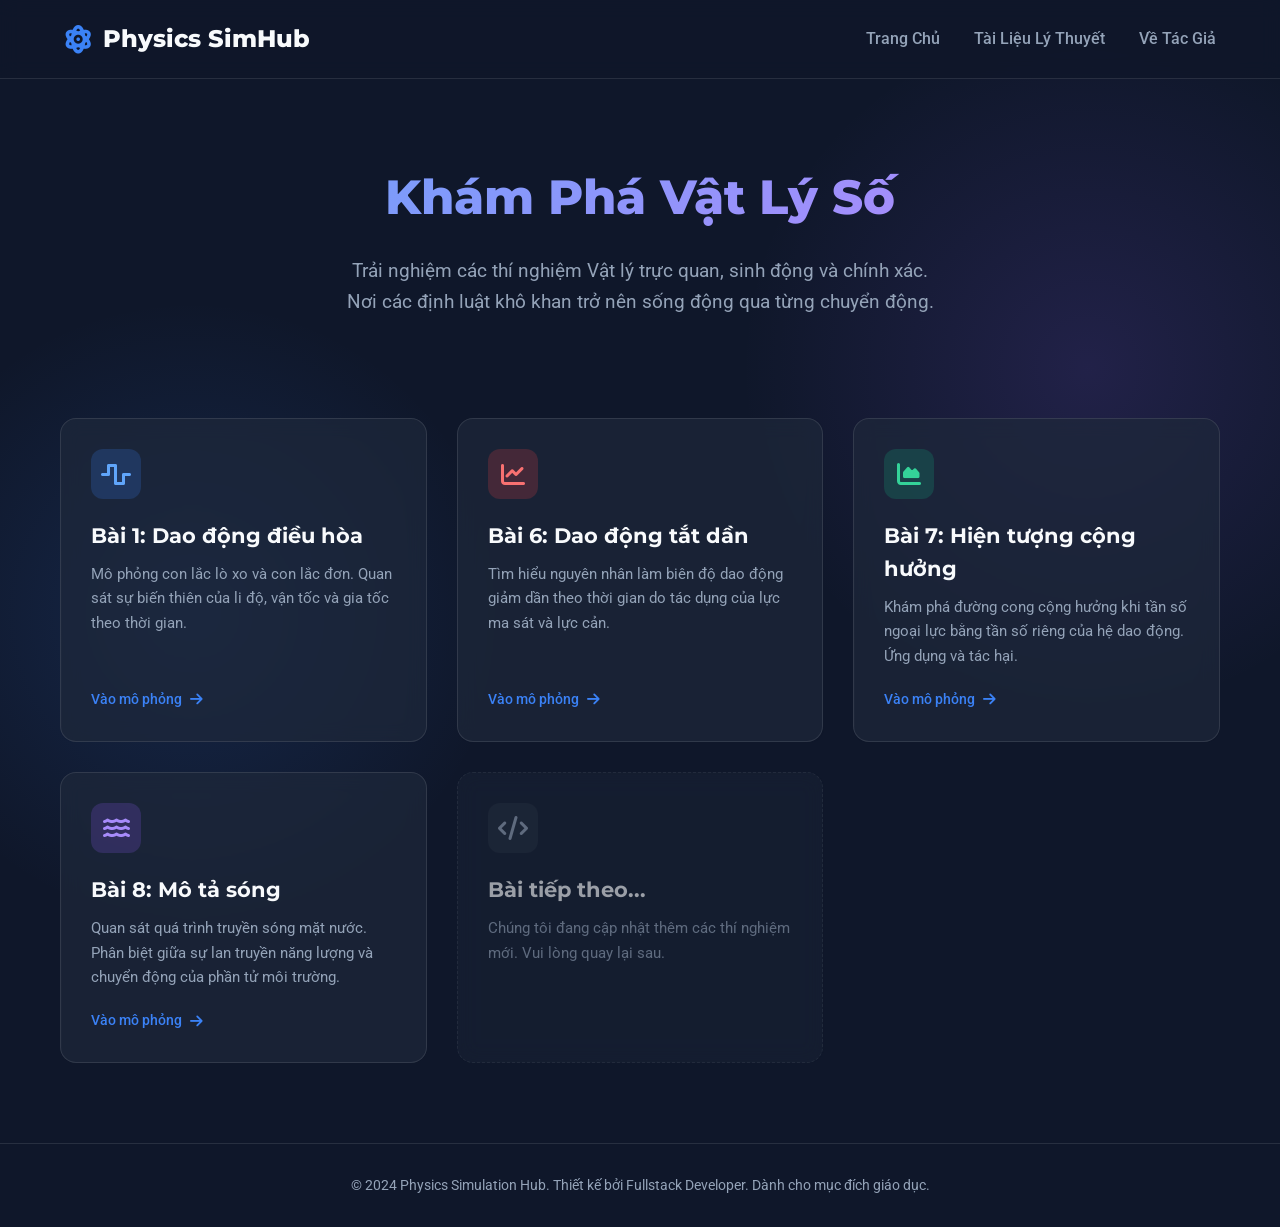
<file: index.html>
<!doctype html>
<html lang="vi">
  <head>
    <meta charset="UTF-8" />
    <meta name="viewport" content="width=device-width, initial-scale=1.0" />
    <title>Physics Simulation Hub - Kho Tàng Mô Phỏng Vật Lý</title>

    <!-- Nhúng Font chữ Google (Roboto và Montserrat) -->
    <link rel="preconnect" href="https://fonts.googleapis.com" />
    <link rel="preconnect" href="https://fonts.gstatic.com" crossorigin />
    <link
      href="https://fonts.googleapis.com/css2?family=Montserrat:wght@600;800&family=Roboto:wght@300;400;500&display=swap"
      rel="stylesheet"
    />

    <!-- Nhúng FontAwesome để lấy Icon -->
    <link
      rel="stylesheet"
      href="https://cdnjs.cloudflare.com/ajax/libs/font-awesome/6.4.0/css/all.min.css"
    />

    <style>
      /* =========================================
           BIẾN CSS & RESET CƠ BẢN
           ========================================= */
      :root {
        --bg-dark: #0f172a;
        --bg-card: rgba(30, 41, 59, 0.7);
        --text-main: #f8fafc;
        --text-muted: #94a3b8;
        --primary: #3b82f6;
        --primary-hover: #2563eb;
        --accent: #8b5cf6;
        --border-color: rgba(255, 255, 255, 0.1);
      }

      * {
        margin: 0;
        padding: 0;
        box-sizing: border-box;
      }

      body {
        font-family: "Roboto", sans-serif;
        background-color: var(--bg-dark);
        color: var(--text-main);
        line-height: 1.6;
        /* Tạo hiệu ứng nền lưới mờ ảo */
        background-image:
          radial-gradient(
            circle at 15% 50%,
            rgba(59, 130, 246, 0.15),
            transparent 25%
          ),
          radial-gradient(
            circle at 85% 30%,
            rgba(139, 92, 246, 0.15),
            transparent 25%
          );
        min-height: 100vh;
      }

      /* =========================================
           NAVBAR (THANH ĐIỀU HƯỚNG)
           ========================================= */
      nav {
        display: flex;
        justify-content: space-between;
        align-items: center;
        padding: 20px 5%;
        background: rgba(15, 23, 42, 0.8);
        backdrop-filter: blur(10px);
        position: sticky;
        top: 0;
        z-index: 100;
        border-bottom: 1px solid var(--border-color);
      }

      .logo {
        font-family: "Montserrat", sans-serif;
        font-size: 1.5rem;
        font-weight: 800;
        display: flex;
        align-items: center;
        gap: 10px;
        color: var(--text-main);
        text-decoration: none;
      }

      .logo i {
        color: var(--primary);
        font-size: 1.8rem;
      }

      .nav-links a {
        color: var(--text-muted);
        text-decoration: none;
        margin-left: 30px;
        font-weight: 500;
        transition: color 0.3s;
      }

      .nav-links a:hover {
        color: var(--primary);
      }

      /* =========================================
           HERO SECTION (PHẦN GIỚI THIỆU ĐẦU TRANG)
           ========================================= */
      header {
        text-align: center;
        padding: 80px 20px 60px;
      }

      header h1 {
        font-family: "Montserrat", sans-serif;
        font-size: 3rem;
        font-weight: 800;
        margin-bottom: 20px;
        background: linear-gradient(135deg, #60a5fa, #c084fc);
        -webkit-background-clip: text;
        -webkit-text-fill-color: transparent;
      }

      header p {
        font-size: 1.2rem;
        color: var(--text-muted);
        max-width: 600px;
        margin: 0 auto;
      }

      /* =========================================
           GRID LAYOUT (BỐ CỤC LƯỚI CÁC BÀI HỌC)
           ========================================= */
      .container {
        max-width: 1200px;
        margin: 0 auto;
        padding: 0 20px 80px;
      }

      .grid {
        display: grid;
        grid-template-columns: repeat(auto-fill, minmax(300px, 1fr));
        gap: 30px;
        margin-top: 40px;
      }

      /* =========================================
           CARD (THẺ BÀI HỌC)
           ========================================= */
      .card {
        background: var(--bg-card);
        border: 1px solid var(--border-color);
        border-radius: 16px;
        padding: 30px;
        display: flex;
        flex-direction: column;
        text-decoration: none;
        color: inherit;
        transition: all 0.3s ease;
        position: relative;
        overflow: hidden;
        backdrop-filter: blur(10px);
      }

      /* Hiệu ứng viền sáng khi hover */
      .card::before {
        content: "";
        position: absolute;
        top: 0;
        left: 0;
        width: 100%;
        height: 100%;
        background: linear-gradient(
          45deg,
          transparent,
          rgba(255, 255, 255, 0.05),
          transparent
        );
        transform: translateX(-100%);
        transition: transform 0.5s;
      }

      .card:hover {
        transform: translateY(-5px);
        border-color: rgba(59, 130, 246, 0.5);
        box-shadow:
          0 10px 30px rgba(0, 0, 0, 0.5),
          0 0 20px rgba(59, 130, 246, 0.1);
      }

      .card:hover::before {
        transform: translateX(100%);
      }

      .card-icon {
        width: 50px;
        height: 50px;
        border-radius: 12px;
        display: flex;
        align-items: center;
        justify-content: center;
        font-size: 1.5rem;
        margin-bottom: 20px;
      }

      /* Màu sắc riêng cho từng icon bài học */
      .icon-b1 {
        background: rgba(59, 130, 246, 0.2);
        color: #60a5fa;
      }
      .icon-b6 {
        background: rgba(239, 68, 68, 0.2);
        color: #f87171;
      }
      .icon-b7 {
        background: rgba(16, 185, 129, 0.2);
        color: #34d399;
      }
      .icon-b8 {
        background: rgba(139, 92, 246, 0.2);
        color: #a78bfa;
      }

      .card h3 {
        font-family: "Montserrat", sans-serif;
        font-size: 1.3rem;
        margin-bottom: 10px;
      }

      .card p {
        color: var(--text-muted);
        font-size: 0.95rem;
        margin-bottom: 20px;
        flex-grow: 1; /* Đẩy nút xuống đáy */
      }

      .card-btn {
        display: inline-flex;
        align-items: center;
        gap: 8px;
        color: var(--primary);
        font-weight: 500;
        font-size: 0.9rem;
        margin-top: auto;
      }

      .card-btn i {
        transition: transform 0.3s;
      }

      .card:hover .card-btn i {
        transform: translateX(5px);
      }

      /* =========================================
           FOOTER
           ========================================= */
      footer {
        text-align: center;
        padding: 30px;
        color: var(--text-muted);
        border-top: 1px solid var(--border-color);
        font-size: 0.9rem;
      }

      /* Responsive cho điện thoại */
      @media (max-width: 768px) {
        header h1 {
          font-size: 2rem;
        }
        .nav-links {
          display: none;
        } /* Ẩn menu trên mobile để đơn giản hóa */
      }
    </style>
  </head>
  <body>
    <!-- THANH ĐIỀU HƯỚNG -->
    <nav>
      <a href="index.html" class="logo">
        <i class="fa-solid fa-atom"></i>
        Physics SimHub
      </a>
      <div class="nav-links">
        <a href="#">Trang Chủ</a>
        <a href="#">Tài Liệu Lý Thuyết</a>
        <a href="#">Về Tác Giả</a>
      </div>
    </nav>

    <!-- PHẦN GIỚI THIỆU -->
    <header>
      <h1>Khám Phá Vật Lý Số</h1>
      <p>
        Trải nghiệm các thí nghiệm Vật lý trực quan, sinh động và chính xác. Nơi
        các định luật khô khan trở nên sống động qua từng chuyển động.
      </p>
    </header>

    <!-- KHU VỰC CHỨA CÁC BÀI HỌC -->
    <div class="container">
      <div class="grid">
        <!-- Bài 1 -->
        <a href="./simulations/bai1.html" class="card">
          <div class="card-icon icon-b1">
            <i class="fa-solid fa-wave-square"></i>
          </div>
          <h3>Bài 1: Dao động điều hòa</h3>
          <p>
            Mô phỏng con lắc lò xo và con lắc đơn. Quan sát sự biến thiên của li
            độ, vận tốc và gia tốc theo thời gian.
          </p>
          <div class="card-btn">
            Vào mô phỏng <i class="fa-solid fa-arrow-right"></i>
          </div>
        </a>

        <!-- Bài 6 -->
        <a href="./simulations/bai6.html" class="card">
          <div class="card-icon icon-b6">
            <i class="fa-solid fa-chart-line"></i>
          </div>
          <h3>Bài 6: Dao động tắt dần</h3>
          <p>
            Tìm hiểu nguyên nhân làm biên độ dao động giảm dần theo thời gian do
            tác dụng của lực ma sát và lực cản.
          </p>
          <div class="card-btn">
            Vào mô phỏng <i class="fa-solid fa-arrow-right"></i>
          </div>
        </a>

        <!-- Bài 7 -->
        <a href="./simulations/bai7.html" class="card">
          <div class="card-icon icon-b7">
            <i class="fa-solid fa-chart-area"></i>
          </div>
          <h3>Bài 7: Hiện tượng cộng hưởng</h3>
          <p>
            Khám phá đường cong cộng hưởng khi tần số ngoại lực bằng tần số
            riêng của hệ dao động. Ứng dụng và tác hại.
          </p>
          <div class="card-btn">
            Vào mô phỏng <i class="fa-solid fa-arrow-right"></i>
          </div>
        </a>

        <!-- Bài 8 -->
        <a href="./simulations/bai8.html" class="card">
          <div class="card-icon icon-b8">
            <i class="fa-solid fa-water"></i>
          </div>
          <h3>Bài 8: Mô tả sóng</h3>
          <p>
            Quan sát quá trình truyền sóng mặt nước. Phân biệt giữa sự lan
            truyền năng lượng và chuyển động của phần tử môi trường.
          </p>
          <div class="card-btn">
            Vào mô phỏng <i class="fa-solid fa-arrow-right"></i>
          </div>
        </a>

        <!-- Khối Placeholder cho các bài tiếp theo (Đang phát triển) -->
        <div
          class="card"
          style="opacity: 0.6; cursor: not-allowed; border-style: dashed"
        >
          <div
            class="card-icon"
            style="
              background: rgba(255, 255, 255, 0.05);
              color: var(--text-muted);
            "
          >
            <i class="fa-solid fa-code"></i>
          </div>
          <h3>Bài tiếp theo...</h3>
          <p>
            Chúng tôi đang cập nhật thêm các thí nghiệm mới. Vui lòng quay lại
            sau.
          </p>
        </div>
      </div>
    </div>

    <!-- CHÂN TRANG -->
    <footer>
      <p>
        &copy; 2024 Physics Simulation Hub. Thiết kế bởi Fullstack Developer.
        Dành cho mục đích giáo dục.
      </p>
    </footer>
  </body>
</html>
</file>
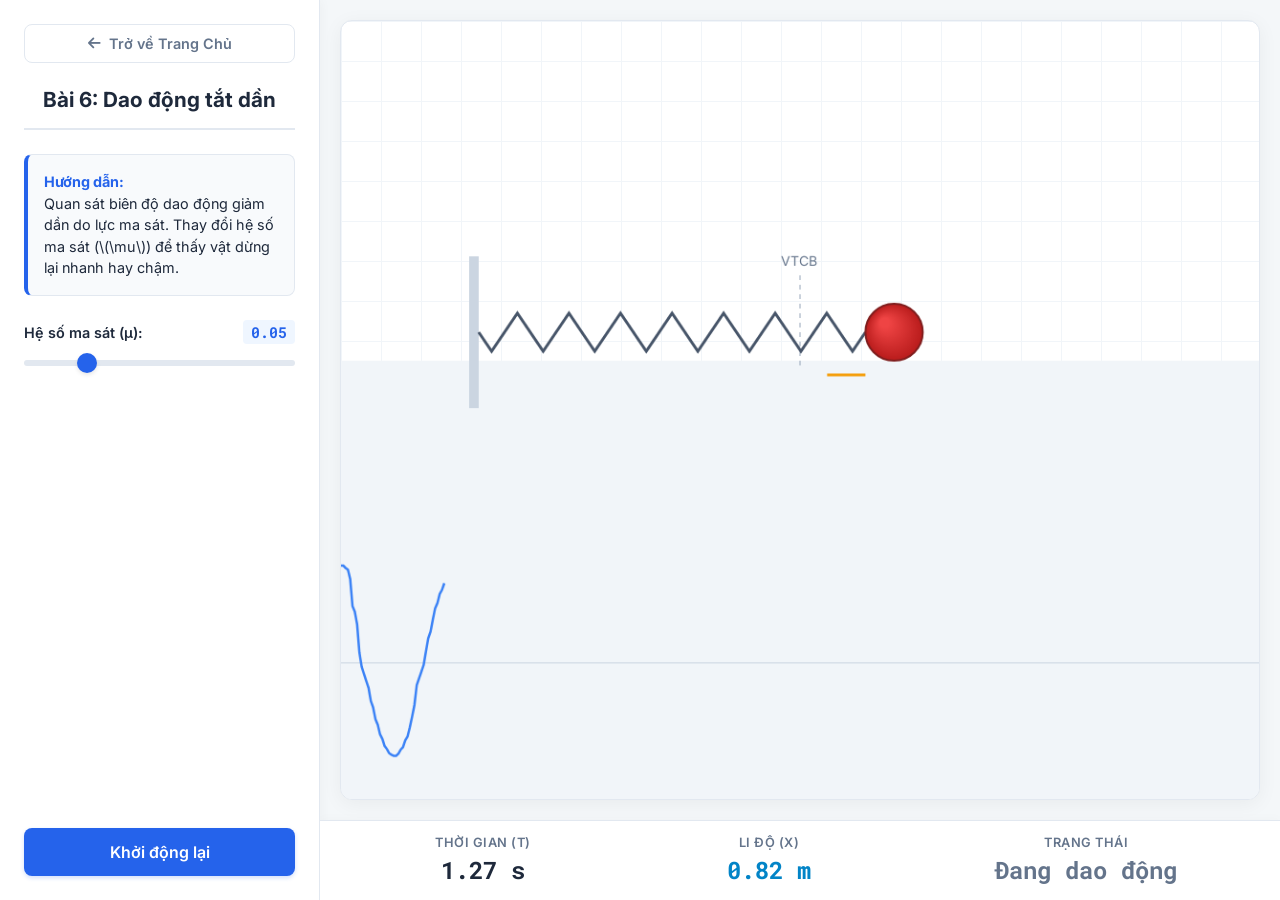
<file: simulations/bai6.html>
<!doctype html>
<html lang="vi">
  <head>
    <meta charset="UTF-8" />
    <meta name="viewport" content="width=device-width, initial-scale=1.0" />
    <title>Bài 6: Dao động tắt dần</title>
    <link
      rel="stylesheet"
      href="https://cdnjs.cloudflare.com/ajax/libs/font-awesome/6.4.0/css/all.min.css"
    />
    <link rel="stylesheet" href="../assets/css/style.css" />
  </head>
  <body>
    <div id="sidebar">
      <a href="../index.html" class="btn-back"
        ><i class="fa-solid fa-arrow-left"></i> Trở về Trang Chủ</a
      >
      <h2>Bài 6: Dao động tắt dần</h2>
      <div class="instructions">
        <strong>Hướng dẫn:</strong><br />
        Quan sát biên độ dao động giảm dần do lực ma sát. Thay đổi hệ số ma sát
        (\(\mu\)) để thấy vật dừng lại nhanh hay chậm.
      </div>
      <div class="control-group">
        <label>Hệ số ma sát (μ): <span id="valMu">0.05</span></label>
        <input
          type="range"
          id="sliderMu"
          min="0.01"
          max="0.2"
          step="0.01"
          value="0.05"
        />
      </div>
      <button class="btn-action" id="btn-reset">Khởi động lại</button>
    </div>
    <div id="main-content">
      <div id="canvas-wrapper">
        <canvas id="simCanvas"></canvas>
      </div>
      <div id="info-panel">
        <div class="hud-item">
          <span class="hud-label">Thời gian (t)</span
          ><span id="out-t" class="hud-value val-t">0.00 s</span>
        </div>
        <div class="hud-item">
          <span class="hud-label">Li độ (x)</span
          ><span id="out-x" class="hud-value val-x">0.00 m</span>
        </div>
        <div class="hud-item">
          <span class="hud-label">Trạng thái</span
          ><span id="out-status" class="hud-value" style="color: #64748b"
            >Đang dao động</span
          >
        </div>
      </div>
    </div>
    <script src="../js/sim6.js"></script>
  </body>
</html>
</file>
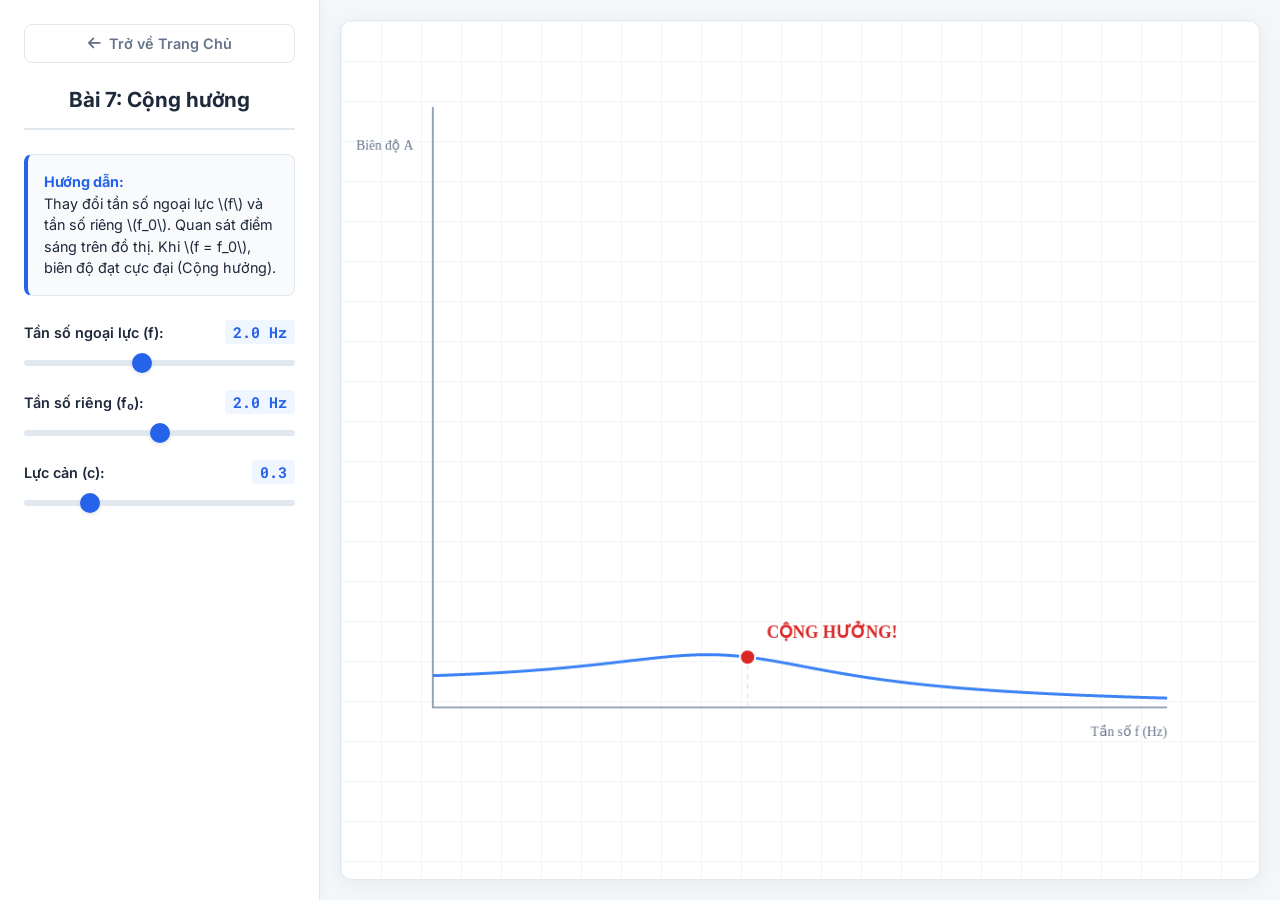
<file: simulations/bai7.html>
<!doctype html>
<html lang="vi">
  <head>
    <meta charset="UTF-8" />
    <meta name="viewport" content="width=device-width, initial-scale=1.0" />
    <title>Bài 7: Hiện tượng cộng hưởng</title>
    <link
      rel="stylesheet"
      href="https://cdnjs.cloudflare.com/ajax/libs/font-awesome/6.4.0/css/all.min.css"
    />
    <link rel="stylesheet" href="../assets/css/style.css" />
  </head>
  <body>
    <div id="sidebar">
      <a href="../index.html" class="btn-back"
        ><i class="fa-solid fa-arrow-left"></i> Trở về Trang Chủ</a
      >
      <h2>Bài 7: Cộng hưởng</h2>
      <div class="instructions">
        <strong>Hướng dẫn:</strong><br />
        Thay đổi tần số ngoại lực \(f\) và tần số riêng \(f_0\). Quan sát điểm
        sáng trên đồ thị. Khi \(f = f_0\), biên độ đạt cực đại (Cộng hưởng).
      </div>
      <div class="control-group">
        <label>Tần số ngoại lực (f): <span id="val-f">2.0 Hz</span></label>
        <input
          type="range"
          id="slider-f"
          min="0.5"
          max="4.0"
          step="0.1"
          value="2.0"
        />
      </div>
      <div class="control-group">
        <label>Tần số riêng (f₀): <span id="val-f0">2.0 Hz</span></label>
        <input
          type="range"
          id="slider-f0"
          min="1.0"
          max="3.0"
          step="0.1"
          value="2.0"
        />
      </div>
      <div class="control-group">
        <label>Lực cản (c): <span id="val-c">0.3</span></label>
        <input
          type="range"
          id="slider-c"
          min="0.1"
          max="1.0"
          step="0.1"
          value="0.3"
        />
      </div>
    </div>
    <div id="main-content">
      <div id="canvas-wrapper">
        <canvas id="simCanvas"></canvas>
      </div>
    </div>
    <script src="../js/sim7.js"></script>
  </body>
</html>
</file>
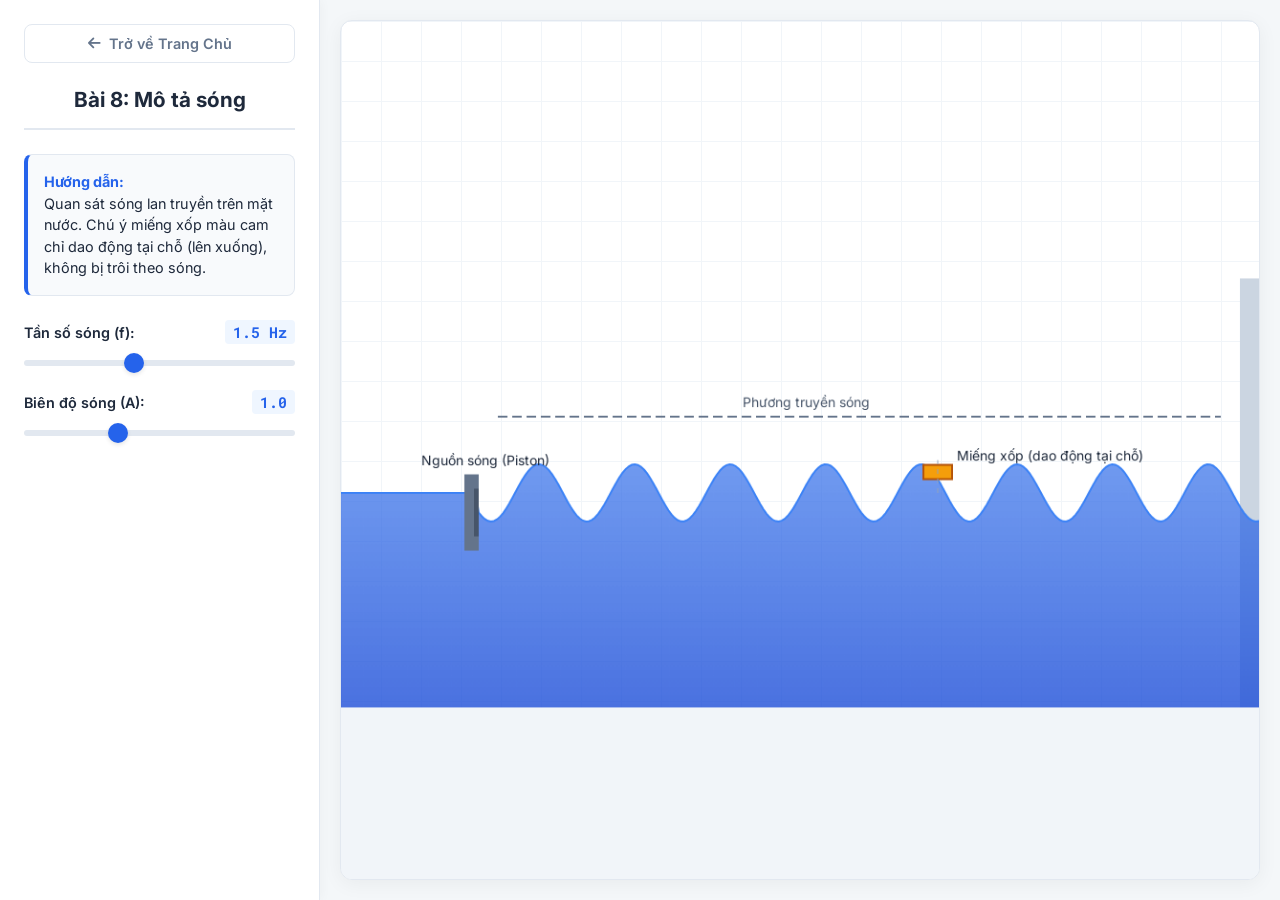
<file: simulations/bai8.html>
<!doctype html>
<html lang="vi">
  <head>
    <meta charset="UTF-8" />
    <meta name="viewport" content="width=device-width, initial-scale=1.0" />
    <title>Bài 8: Mô tả sóng</title>
    <link
      rel="stylesheet"
      href="https://cdnjs.cloudflare.com/ajax/libs/font-awesome/6.4.0/css/all.min.css"
    />
    <link rel="stylesheet" href="../assets/css/style.css" />
  </head>
  <body>
    <div id="sidebar">
      <a href="../index.html" class="btn-back"
        ><i class="fa-solid fa-arrow-left"></i> Trở về Trang Chủ</a
      >
      <h2>Bài 8: Mô tả sóng</h2>
      <div class="instructions">
        <strong>Hướng dẫn:</strong><br />
        Quan sát sóng lan truyền trên mặt nước. Chú ý miếng xốp màu cam chỉ dao
        động tại chỗ (lên xuống), không bị trôi theo sóng.
      </div>
      <div class="control-group">
        <label>Tần số sóng (f): <span id="val-f">1.5 Hz</span></label>
        <input
          type="range"
          id="slider-f"
          min="0.5"
          max="3.0"
          step="0.1"
          value="1.5"
        />
      </div>
      <div class="control-group">
        <label>Biên độ sóng (A): <span id="val-a">1.0</span></label>
        <input
          type="range"
          id="slider-a"
          min="0.5"
          max="2.0"
          step="0.1"
          value="1.0"
        />
      </div>
    </div>
    <div id="main-content">
      <div id="canvas-wrapper">
        <canvas id="simCanvas"></canvas>
      </div>
    </div>
    <script src="../js/sim8.js"></script>
  </body>
</html>
</file>
<file: assets/css/style.css>
/* =========================================
   MODERN PHYSICS LAB - CLEAN & CLEAR STYLES
   ========================================= */
@import url("https://fonts.googleapis.com/css2?family=Inter:wght@400;500;600;700&family=Roboto+Mono:wght@400;500;700&display=swap");

:root {
  --bg-app: #f4f7f9;
  --bg-panel: #ffffff;
  --text-main: #1e293b;
  --text-muted: #64748b;
  --primary: #2563eb;
  --primary-hover: #1d4ed8;
  --color-x: #0284c7;
  --color-v: #16a34a;
  --color-a: #dc2626;
  --border-color: #e2e8f0;
  --font-heading: "Inter", sans-serif;
  --font-body: "Inter", sans-serif;
  --font-mono: "Roboto Mono", monospace;
}

* {
  box-sizing: border-box;
  margin: 0;
  padding: 0;
}

body {
  font-family: var(--font-body);
  background-color: var(--bg-app);
  color: var(--text-main);
  display: flex;
  height: 100vh;
  width: 100vw;
  overflow: hidden;
}

/* SIDEBAR */
#sidebar {
  width: 320px;
  flex-shrink: 0;
  background-color: var(--bg-panel);
  padding: 24px;
  border-right: 1px solid var(--border-color);
  box-shadow: 2px 0 10px rgba(0, 0, 0, 0.03);
  overflow-y: auto;
  z-index: 10;
  display: flex;
  flex-direction: column;
  gap: 24px;
}
#sidebar::-webkit-scrollbar {
  width: 6px;
}
#sidebar::-webkit-scrollbar-track {
  background: transparent;
}
#sidebar::-webkit-scrollbar-thumb {
  background: #cbd5e1;
  border-radius: 10px;
}

.btn-back {
  display: inline-flex;
  align-items: center;
  justify-content: center;
  gap: 8px;
  font-family: var(--font-heading);
  font-size: 0.9rem;
  font-weight: 600;
  color: var(--text-muted);
  text-decoration: none;
  padding: 10px 16px;
  border: 1px solid var(--border-color);
  border-radius: 8px;
  background: var(--bg-panel);
  transition: all 0.2s ease;
}
.btn-back:hover {
  background: #f8fafc;
  color: var(--primary);
  border-color: var(--primary);
}

h2 {
  font-family: var(--font-heading);
  color: var(--text-main);
  font-size: 1.3rem;
  font-weight: 700;
  text-align: center;
  padding-bottom: 16px;
  border-bottom: 2px solid var(--border-color);
}

.instructions {
  font-size: 0.9rem;
  color: var(--text-main);
  background: #f8fafc;
  padding: 16px;
  border-radius: 8px;
  border: 1px solid var(--border-color);
  border-left: 4px solid var(--primary);
  line-height: 1.5;
}
.instructions strong {
  color: var(--primary);
}

/* CONTROL GROUP */
.control-group {
  display: flex;
  flex-direction: column;
  gap: 12px;
}
.control-group label {
  display: flex;
  justify-content: space-between;
  align-items: center;
  font-size: 0.9rem;
  font-weight: 600;
  color: var(--text-main);
}
.control-group label span {
  font-family: var(--font-mono);
  font-size: 0.95rem;
  font-weight: 700;
  color: var(--primary);
  background: #eff6ff;
  padding: 2px 8px;
  border-radius: 4px;
}

input[type="range"] {
  -webkit-appearance: none;
  width: 100%;
  background: transparent;
  margin-top: 4px;
}
input[type="range"]:focus {
  outline: none;
}
input[type="range"]::-webkit-slider-runnable-track {
  width: 100%;
  height: 6px;
  background: #e2e8f0;
  border-radius: 3px;
}
input[type="range"]::-webkit-slider-thumb {
  -webkit-appearance: none;
  height: 20px;
  width: 20px;
  border-radius: 50%;
  background: var(--primary);
  cursor: pointer;
  margin-top: -7px;
  box-shadow: 0 2px 4px rgba(0, 0, 0, 0.1);
  transition: transform 0.1s;
}
input[type="range"]::-webkit-slider-thumb:hover {
  transform: scale(1.1);
  background: var(--primary-hover);
}

.checkbox-group {
  display: flex;
  align-items: center;
  gap: 10px;
  font-size: 0.9rem;
  font-weight: 500;
  cursor: pointer;
  color: var(--text-main);
  padding: 8px;
  background: #f8fafc;
  border-radius: 6px;
  border: 1px solid var(--border-color);
}
.checkbox-group input[type="checkbox"] {
  accent-color: var(--primary);
  width: 18px;
  height: 18px;
  cursor: pointer;
}

.btn-action {
  margin-top: auto;
  padding: 14px;
  background: var(--primary);
  color: #ffffff;
  border: none;
  border-radius: 8px;
  font-family: var(--font-heading);
  font-weight: 600;
  font-size: 1rem;
  cursor: pointer;
  transition: all 0.2s;
  box-shadow: 0 2px 4px rgba(37, 99, 235, 0.2);
}
.btn-action:hover {
  background: var(--primary-hover);
  transform: translateY(-1px);
}

/* MAIN CONTENT */
#main-content {
  flex: 1;
  display: flex;
  flex-direction: column;
  padding: 0;
  overflow: hidden;
}
#canvas-wrapper {
  flex: 1;
  position: relative;
  width: 100%;
  padding: 20px;
  display: flex;
  justify-content: center;
  align-items: center;
  overflow: hidden;
}
canvas {
  display: block;
  width: 100%;
  height: 100%;
  background-color: #ffffff;
  border: 1px solid var(--border-color);
  border-radius: 12px;
  box-shadow: 0 4px 20px rgba(0, 0, 0, 0.05);
  background-image:
    linear-gradient(to right, #f1f5f9 1px, transparent 1px),
    linear-gradient(to bottom, #f1f5f9 1px, transparent 1px);
  background-size: 40px 40px;
}

/* HUD PANEL */
#info-panel {
  height: 80px;
  flex-shrink: 0;
  background: var(--bg-panel);
  border-top: 1px solid var(--border-color);
  display: flex;
  justify-content: space-around;
  align-items: center;
  padding: 0 20px;
  box-shadow: 0 -2px 10px rgba(0, 0, 0, 0.02);
  z-index: 10;
}
.hud-item {
  display: flex;
  flex-direction: column;
  align-items: center;
  gap: 4px;
  min-width: 120px;
}
.hud-label {
  font-size: 0.8rem;
  font-weight: 600;
  color: var(--text-muted);
  text-transform: uppercase;
  letter-spacing: 0.5px;
}
.hud-value {
  font-family: var(--font-mono);
  font-size: 1.5rem;
  font-weight: 700;
}
.val-x {
  color: var(--color-x);
}
.val-v {
  color: var(--color-v);
}
.val-a {
  color: var(--color-a);
}
.val-t {
  color: var(--text-main);
}
</file>
